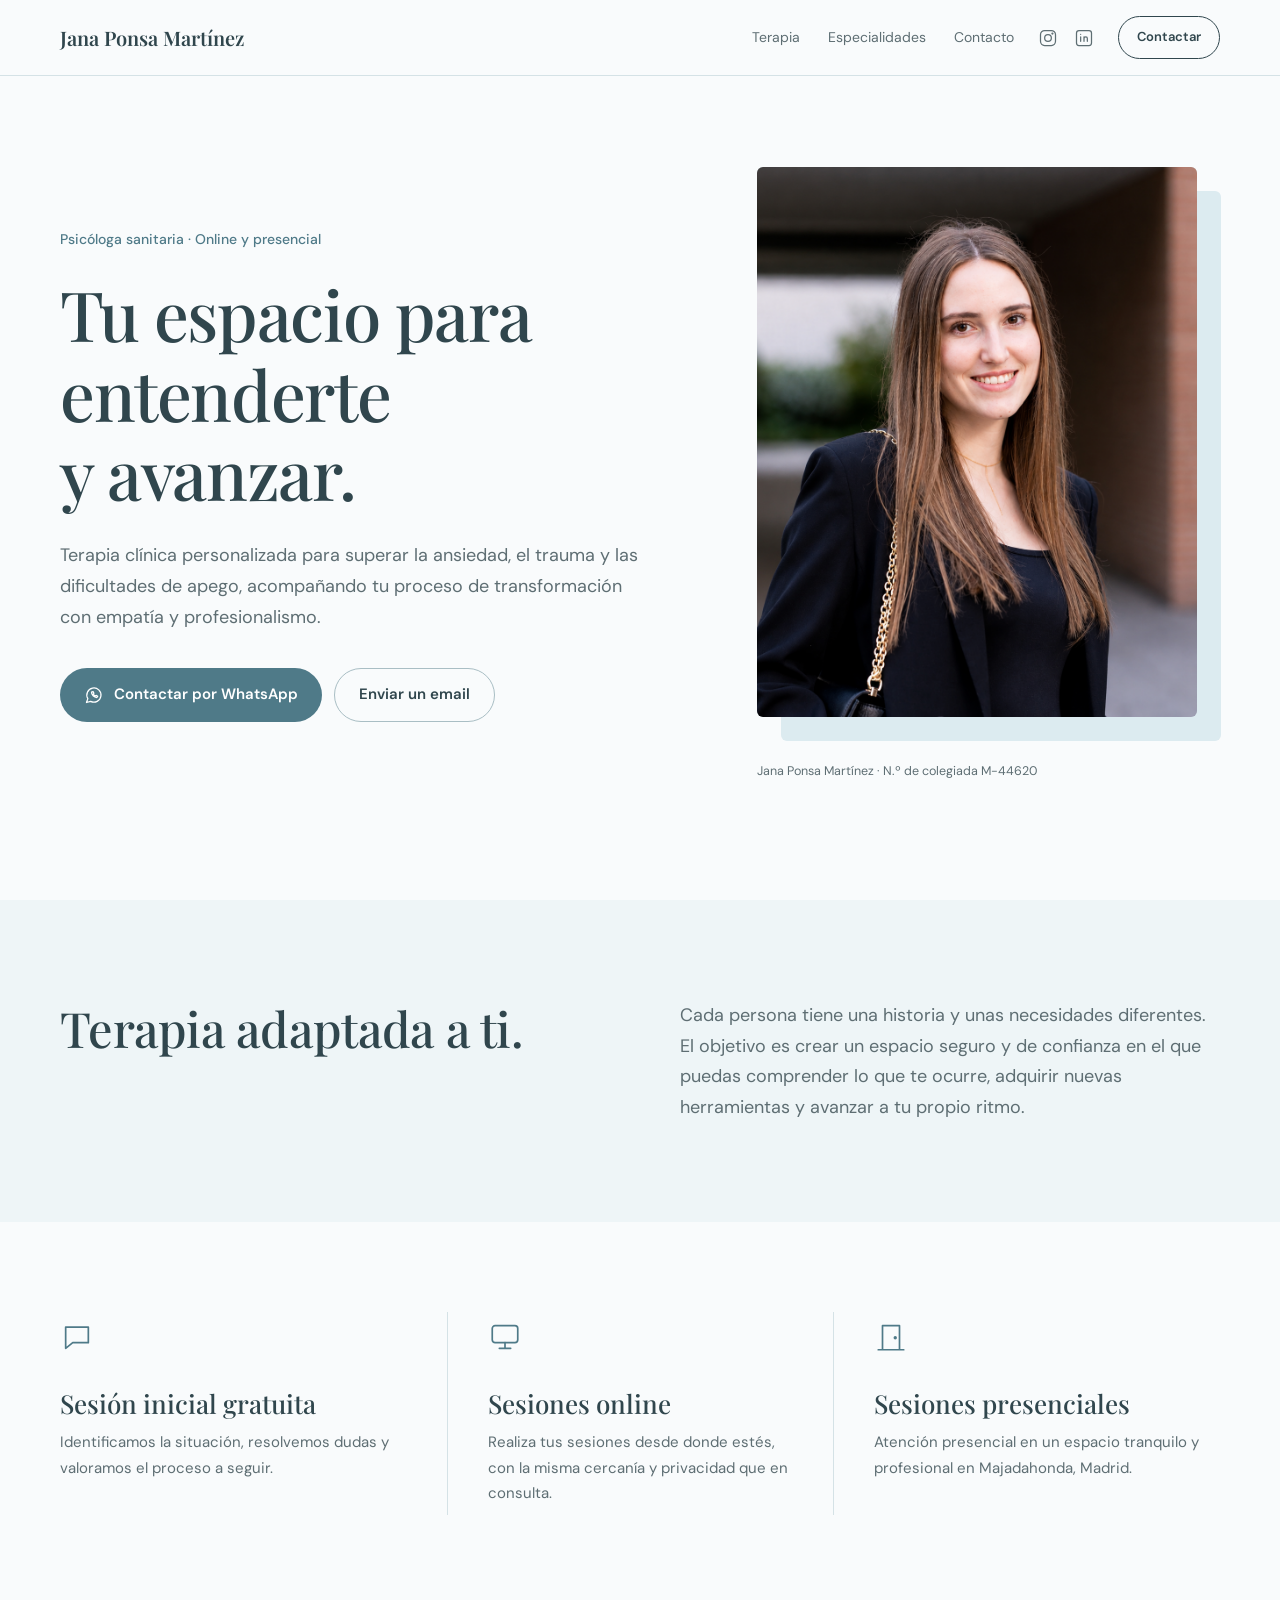
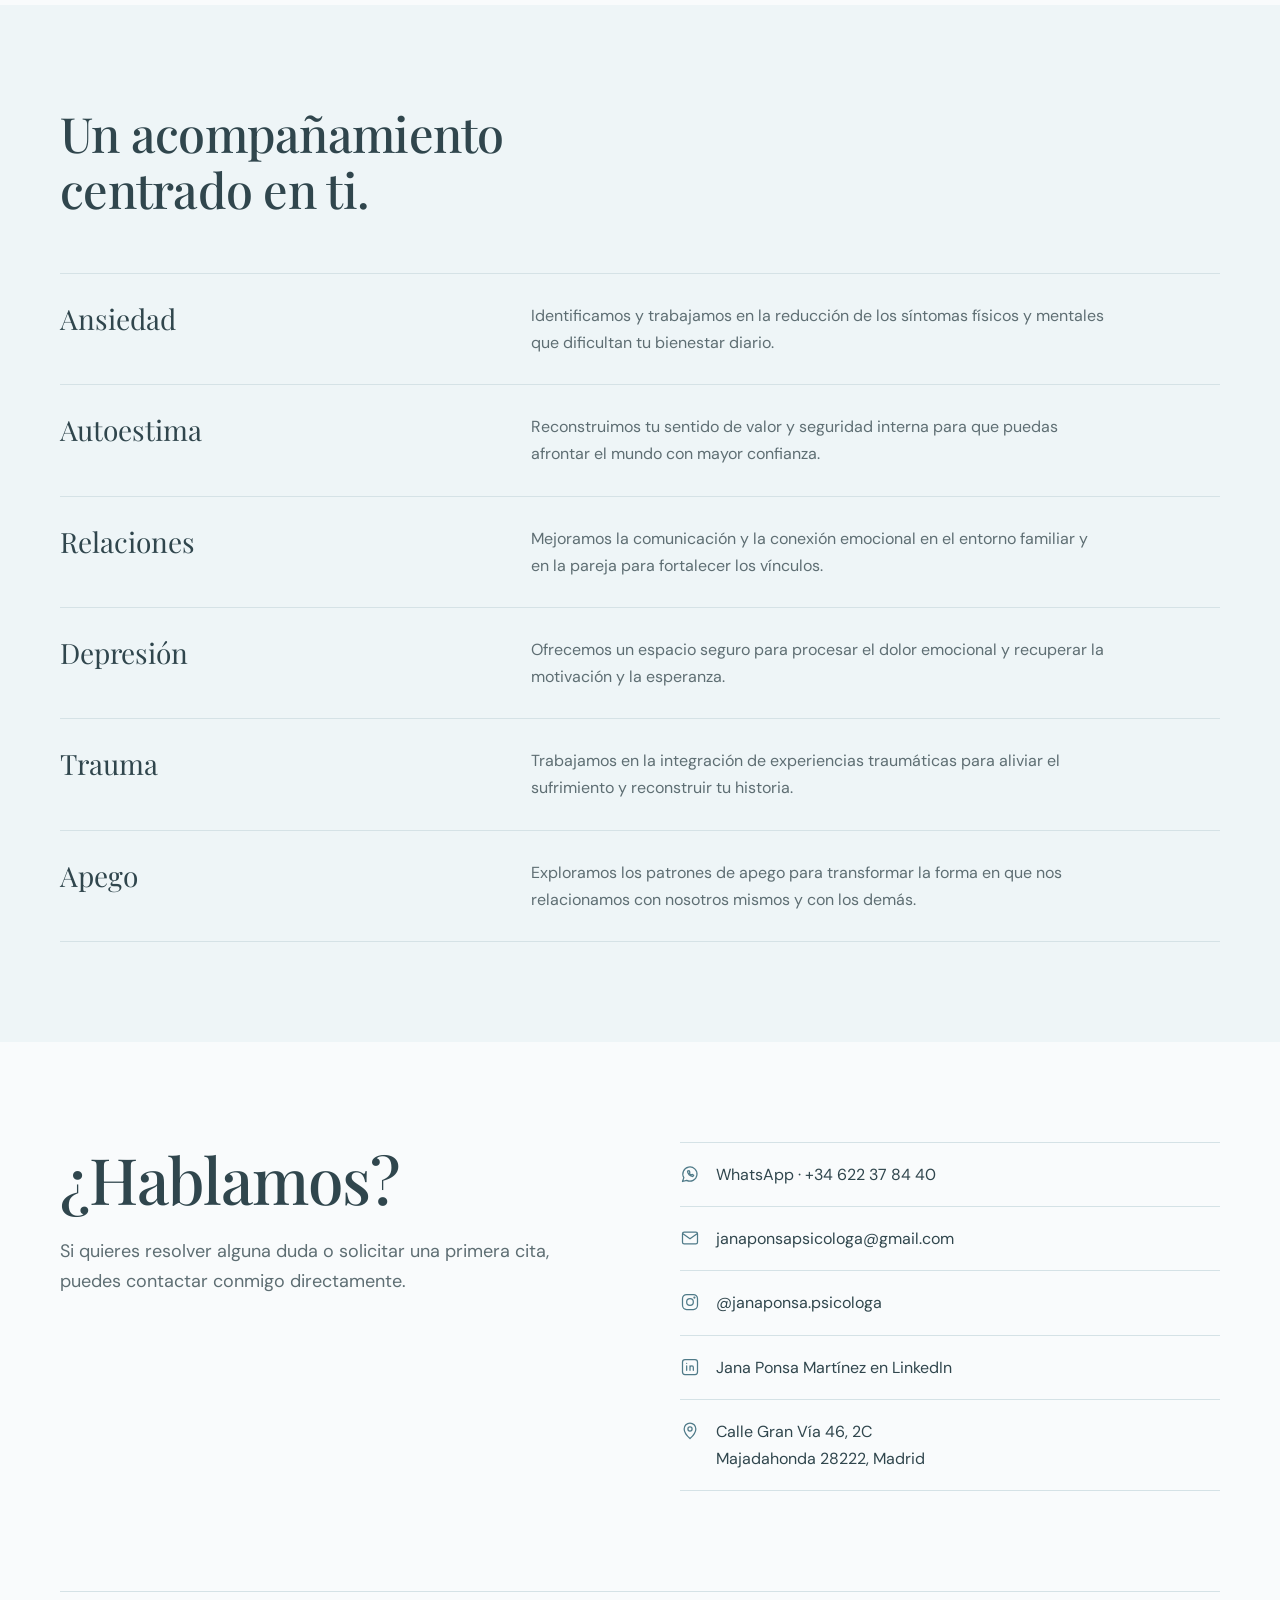
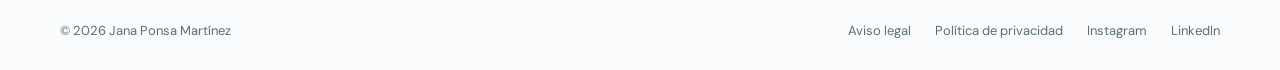
<file: index.html>
<!DOCTYPE html>
<html lang="es">
<head>
    <meta charset="UTF-8">
    <meta name="viewport" content="width=device-width, initial-scale=1.0">
    <meta name="description" content="Jana Ponsa Martínez — Psicóloga. Terapia clínica online y presencial en Majadahonda, Madrid.">
    <title>Jana Ponsa Martínez | Psicóloga</title>
    <link rel="preconnect" href="https://fonts.googleapis.com">
    <link rel="preconnect" href="https://fonts.gstatic.com" crossorigin>
    <link href="https://fonts.googleapis.com/css2?family=DM+Sans:wght@400;500;600&family=Playfair+Display:wght@500;600&display=swap" rel="stylesheet">
    <link rel="icon" href="assets/favicon.svg" type="image/svg+xml">
    <link rel="stylesheet" href="style.css">
</head>
<body>

    <!-- Iconos reutilizables -->
    <svg width="0" height="0" style="position:absolute" aria-hidden="true">
        <symbol id="i-wa" viewBox="0 0 24 24"><path d="M3 21l1.6-4.6A8.5 8.5 0 1 1 8 19.6L3 21z"/><path d="M9 8.5c0 3.5 3 6.5 6.5 6.5l1-1.5-2-1-1 .7c-1-.5-1.8-1.300-2.300-2.300l.7-1-1-2L9 8.500z"/></symbol>
        <symbol id="i-ig" viewBox="0 0 24 24"><rect x="3" y="3" width="18" height="18" rx="5"/><circle cx="12" cy="12" r="4"/><circle cx="17.300" cy="6.700" r=".6"/></symbol>
        <symbol id="i-in" viewBox="0 0 24 24"><rect x="3" y="3" width="18" height="18" rx="3"/><path d="M8 10.500V16M8 7.500v.01M12 16v-5.500M12 12.500c0-1.400 1-2 2.200-2S16 11.200 16 12.700V16"/></symbol>
        <symbol id="i-mail" viewBox="0 0 24 24"><rect x="3" y="5" width="18" height="14" rx="2"/><path d="M3.500 7l8.500 6 8.500-6"/></symbol>
        <symbol id="i-pin" viewBox="0 0 24 24"><path d="M12 21s7-6.100 7-11.500A7 7 0 0 0 5 9.500C5 14.900 12 21 12 21z"/><circle cx="12" cy="9.500" r="2.500"/></symbol>
        <symbol id="i-chat" viewBox="0 0 24 24"><path d="M4 5h16v11H9l-5 4V5z"/></symbol>
        <symbol id="i-screen" viewBox="0 0 24 24"><rect x="3" y="4" width="18" height="12" rx="2"/><path d="M8 20h8M12 16v4"/></symbol>
        <symbol id="i-door" viewBox="0 0 24 24"><path d="M6 21V4h12v17M3 21h18"/><circle cx="15" cy="12.500" r=".6"/></symbol>
    </svg>

    <header class="nav">
        <a class="brand" href="#inicio">Jana Ponsa Martínez</a>
        <nav class="nav-menu" aria-label="Principal">
            <a href="#terapia">Terapia</a>
            <a href="#especialidades">Especialidades</a>
            <a href="#contacto">Contacto</a>
        </nav>
        <a class="social" href="https://www.instagram.com/janaponsa.psicologa/" target="_blank" rel="noopener" aria-label="Instagram de Jana Ponsa">
            <svg class="ico"><use href="#i-ig"/></svg>
        </a>
        <a class="social" href="https://www.linkedin.com/in/jana-ponsa-mart%C3%ADnez/" target="_blank" rel="noopener" aria-label="LinkedIn de Jana Ponsa">
            <svg class="ico"><use href="#i-in"/></svg>
        </a>
        <a class="nav-contact" href="#contacto">Contactar</a>
    </header>

    <main>

        <section class="hero" id="inicio">
            <div class="hero-copy">
                <p class="kicker">Psicóloga sanitaria · Online y presencial</p>
                <h1>Tu espacio para entenderte y avanzar.</h1>
                <p class="lead">
                    Terapia clínica personalizada para superar la ansiedad,
                    el trauma y las dificultades de apego, acompañando tu
                    proceso de transformación con empatía y profesionalismo.
                </p>
                <div class="actions">
                    <a class="button primary" href="https://wa.me/34622378440" target="_blank" rel="noopener">
                        <svg class="ico"><use href="#i-wa"/></svg> Contactar por WhatsApp
                    </a>
                    <a class="button secondary" href="mailto:janaponsapsicologa@gmail.com">Enviar un email</a>
                </div>
            </div>

            <figure class="hero-photo">
                <img src="assets/jana-ponsa.png" alt="Jana Ponsa Martínez, psicóloga">
                <figcaption>Jana Ponsa Martínez · N.º de colegiada M-44620</figcaption>
            </figure>
        </section>

        <section class="intro" id="terapia">
            <h2>Terapia adaptada a ti.</h2>
            <p>
                Cada persona tiene una historia y unas necesidades diferentes.
                El objetivo es crear un espacio seguro y de confianza en el
                que puedas comprender lo que te ocurre, adquirir nuevas
                herramientas y avanzar a tu propio ritmo.
            </p>
        </section>

        <section class="services" aria-label="Tipos de sesión">
            <article>
                <svg class="ico big"><use href="#i-chat"/></svg>
                <h3>Sesión inicial gratuita</h3>
                <p>Identificamos la situación, resolvemos dudas y valoramos el proceso a seguir.</p>
            </article>
            <article>
                <svg class="ico big"><use href="#i-screen"/></svg>
                <h3>Sesiones online</h3>
                <p>Realiza tus sesiones desde donde estés, con la misma cercanía y privacidad que en consulta.</p>
            </article>
            <article>
                <svg class="ico big"><use href="#i-door"/></svg>
                <h3>Sesiones presenciales</h3>
                <p>Atención presencial en un espacio tranquilo y profesional en Majadahonda, Madrid.</p>
            </article>
        </section>

        <section class="specialties" id="especialidades">
            <h2>Un acompañamiento centrado en ti.</h2>
            <dl>
                <div><dt>Ansiedad</dt><dd>Identificamos y trabajamos en la reducción de los síntomas físicos y mentales que dificultan tu bienestar diario.</dd></div>
                <div><dt>Autoestima</dt><dd>Reconstruimos tu sentido de valor y seguridad interna para que puedas afrontar el mundo con mayor confianza.</dd></div>
                <div><dt>Relaciones</dt><dd>Mejoramos la comunicación y la conexión emocional en el entorno familiar y en la pareja para fortalecer los vínculos.</dd></div>
                <div><dt>Depresión</dt><dd>Ofrecemos un espacio seguro para procesar el dolor emocional y recuperar la motivación y la esperanza.</dd></div>
                <div><dt>Trauma</dt><dd>Trabajamos en la integración de experiencias traumáticas para aliviar el sufrimiento y reconstruir tu historia.</dd></div>
                <div><dt>Apego</dt><dd>Exploramos los patrones de apego para transformar la forma en que nos relacionamos con nosotros mismos y con los demás.</dd></div>
            </dl>
        </section>

        <section class="contact" id="contacto">
            <div>
                <h2>¿Hablamos?</h2>
                <p>Si quieres resolver alguna duda o solicitar una primera cita, puedes contactar conmigo directamente.</p>
            </div>
            <ul class="contact-list">
                <li><svg class="ico"><use href="#i-wa"/></svg><a href="https://wa.me/34622378440" target="_blank" rel="noopener">WhatsApp · +34 622 37 84 40</a></li>
                <li><svg class="ico"><use href="#i-mail"/></svg><a href="mailto:janaponsapsicologa@gmail.com">janaponsapsicologa@gmail.com</a></li>
                <li><svg class="ico"><use href="#i-ig"/></svg><a href="https://www.instagram.com/janaponsa.psicologa/" target="_blank" rel="noopener">@janaponsa.psicologa</a></li>
                <li><svg class="ico"><use href="#i-in"/></svg><a href="https://www.linkedin.com/in/jana-ponsa-mart%C3%ADnez/" target="_blank" rel="noopener">Jana Ponsa Martínez en LinkedIn</a></li>
                <li><svg class="ico"><use href="#i-pin"/></svg><span>Calle Gran Vía 46, 2C<br>Majadahonda 28222, Madrid</span></li>
            </ul>
        </section>

    </main>

    <footer>
        <span>© 2026 Jana Ponsa Martínez</span>
        <div class="footer-links">
            <a href="aviso-legal.html">Aviso legal</a>
            <a href="privacidad.html">Política de privacidad</a>
            <a href="https://www.instagram.com/janaponsa.psicologa/" target="_blank" rel="noopener">Instagram</a>
            <a href="https://www.linkedin.com/in/jana-ponsa-mart%C3%ADnez/" target="_blank" rel="noopener">LinkedIn</a>
        </div>
    </footer>

</body>
</html>
</file>
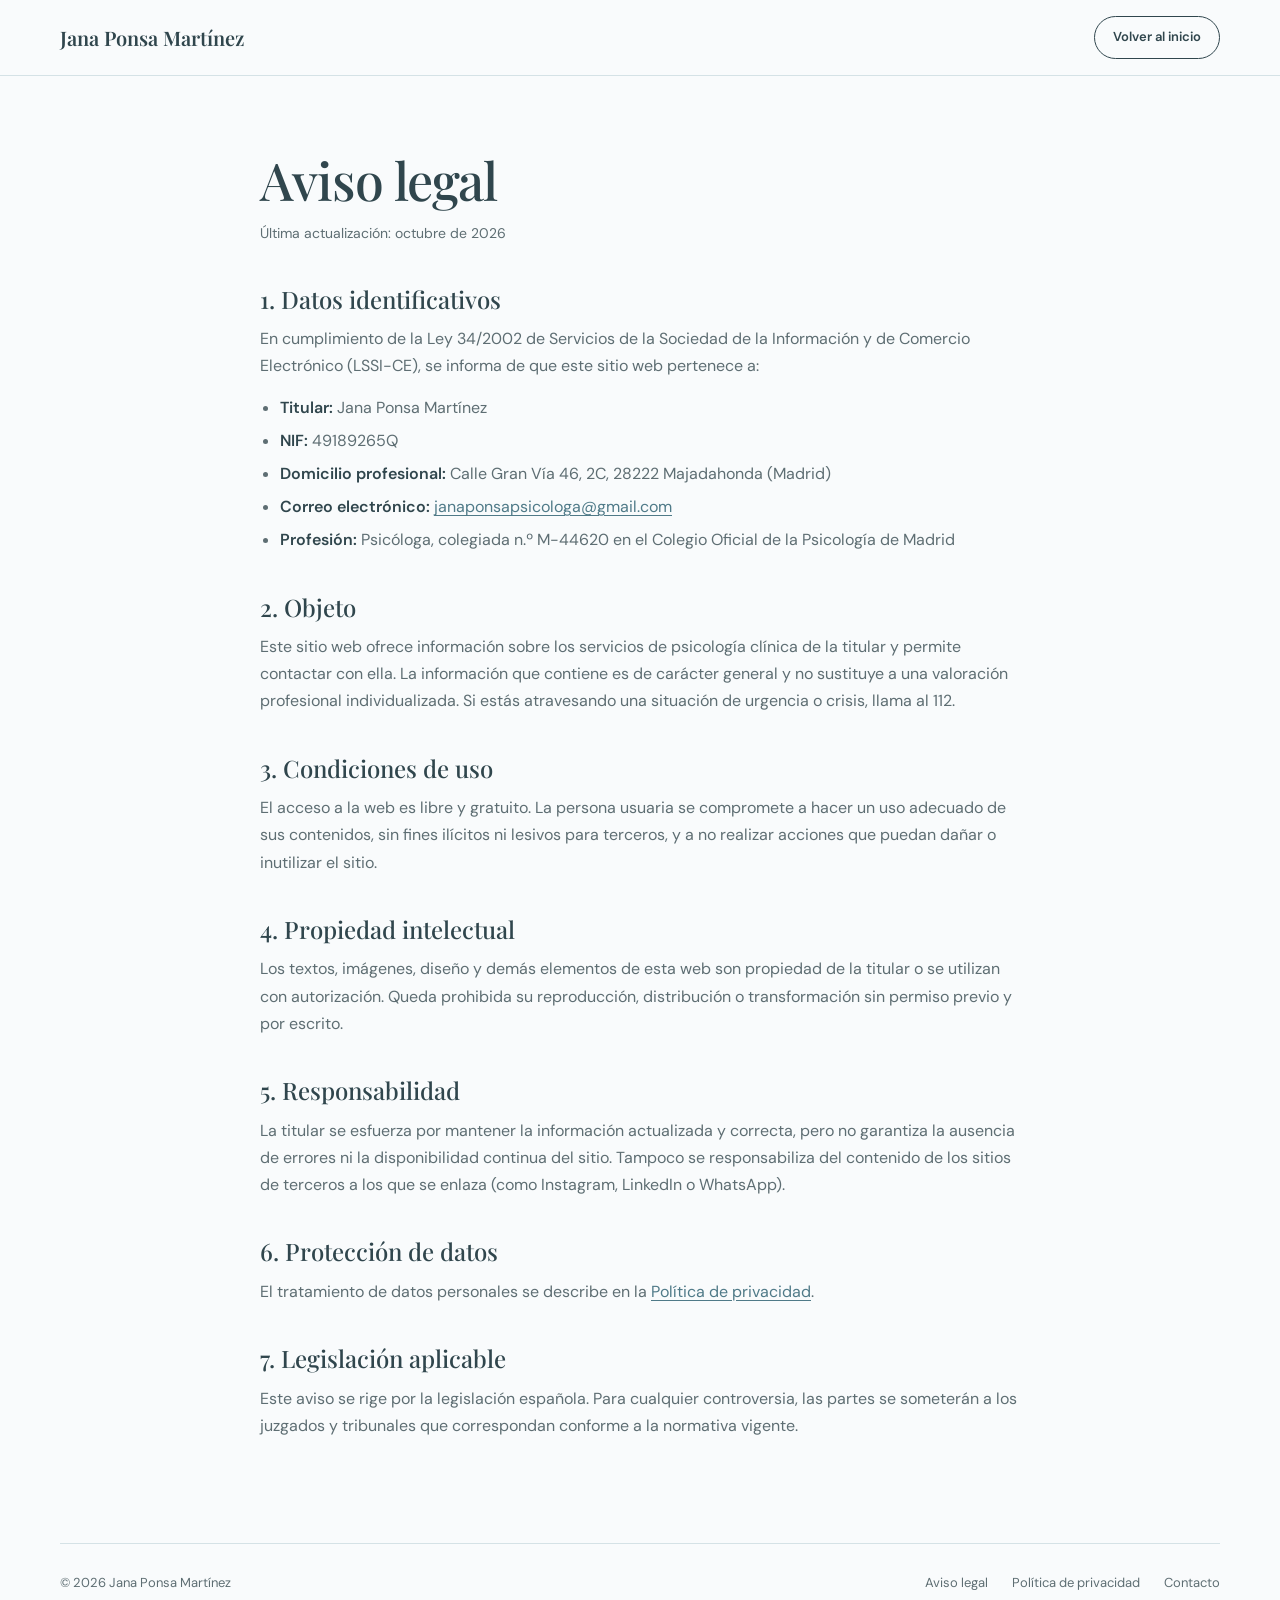
<file: aviso-legal.html>
<!DOCTYPE html>
<html lang="es">
<head>
    <meta charset="UTF-8">
    <meta name="viewport" content="width=device-width, initial-scale=1.0">
    <meta name="robots" content="noindex">
    <title>Aviso legal | Jana Ponsa Martínez</title>
    <link rel="preconnect" href="https://fonts.googleapis.com">
    <link rel="preconnect" href="https://fonts.gstatic.com" crossorigin>
    <link href="https://fonts.googleapis.com/css2?family=DM+Sans:wght@400;500;600&family=Playfair+Display:wght@500;600&display=swap" rel="stylesheet">
    <link rel="icon" href="asset/favicon.svg" type="image/svg+xml">
    <link rel="stylesheet" href="style.css">
</head>
<body>
    <header class="nav">
        <a class="brand" href="index.html">Jana Ponsa Martínez</a>
        <a class="nav-contact" href="index.html" style="margin-left:auto">Volver al inicio</a>
    </header>
    <main class="legal">
        <h1>Aviso legal</h1>
        <p class="updated">Última actualización: octubre de 2026</p>
        <h2>1. Datos identificativos</h2>
        <p>En cumplimiento de la Ley 34/2002 de Servicios de la Sociedad de la Información y de Comercio Electrónico (LSSI-CE), se informa de que este sitio web pertenece a:</p>
        <ul>
            <li><strong>Titular:</strong> Jana Ponsa Martínez</li>
            <li><strong>NIF:</strong> 49189265Q</li>
            <li><strong>Domicilio profesional:</strong> Calle Gran Vía 46, 2C, 28222 Majadahonda (Madrid)</li>
            <li><strong>Correo electrónico:</strong> <a href="mailto:janaponsapsicologa@gmail.com">janaponsapsicologa@gmail.com</a></li>
            <li><strong>Profesión:</strong> Psicóloga, colegiada n.º M-44620 en el Colegio Oficial de la Psicología de Madrid</li>
        </ul>

        <h2>2. Objeto</h2>
        <p>Este sitio web ofrece información sobre los servicios de psicología clínica de la titular y permite contactar con ella. La información que contiene es de carácter general y no sustituye a una valoración profesional individualizada. Si estás atravesando una situación de urgencia o crisis, llama al 112.</p>

        <h2>3. Condiciones de uso</h2>
        <p>El acceso a la web es libre y gratuito. La persona usuaria se compromete a hacer un uso adecuado de sus contenidos, sin fines ilícitos ni lesivos para terceros, y a no realizar acciones que puedan dañar o inutilizar el sitio.</p>

        <h2>4. Propiedad intelectual</h2>
        <p>Los textos, imágenes, diseño y demás elementos de esta web son propiedad de la titular o se utilizan con autorización. Queda prohibida su reproducción, distribución o transformación sin permiso previo y por escrito.</p>

        <h2>5. Responsabilidad</h2>
        <p>La titular se esfuerza por mantener la información actualizada y correcta, pero no garantiza la ausencia de errores ni la disponibilidad continua del sitio. Tampoco se responsabiliza del contenido de los sitios de terceros a los que se enlaza (como Instagram, LinkedIn o WhatsApp).</p>

        <h2>6. Protección de datos</h2>
        <p>El tratamiento de datos personales se describe en la <a href="privacidad.html">Política de privacidad</a>.</p>

        <h2>7. Legislación aplicable</h2>
        <p>Este aviso se rige por la legislación española. Para cualquier controversia, las partes se someterán a los juzgados y tribunales que correspondan conforme a la normativa vigente.</p>
    </main>
    <footer>
        <span>© 2026 Jana Ponsa Martínez</span>
        <div class="footer-links">
            <a href="aviso-legal.html">Aviso legal</a>
            <a href="privacidad.html">Política de privacidad</a>
            <a href="index.html#contacto">Contacto</a>
        </div>
    </footer>
</body>
</html>
</file>
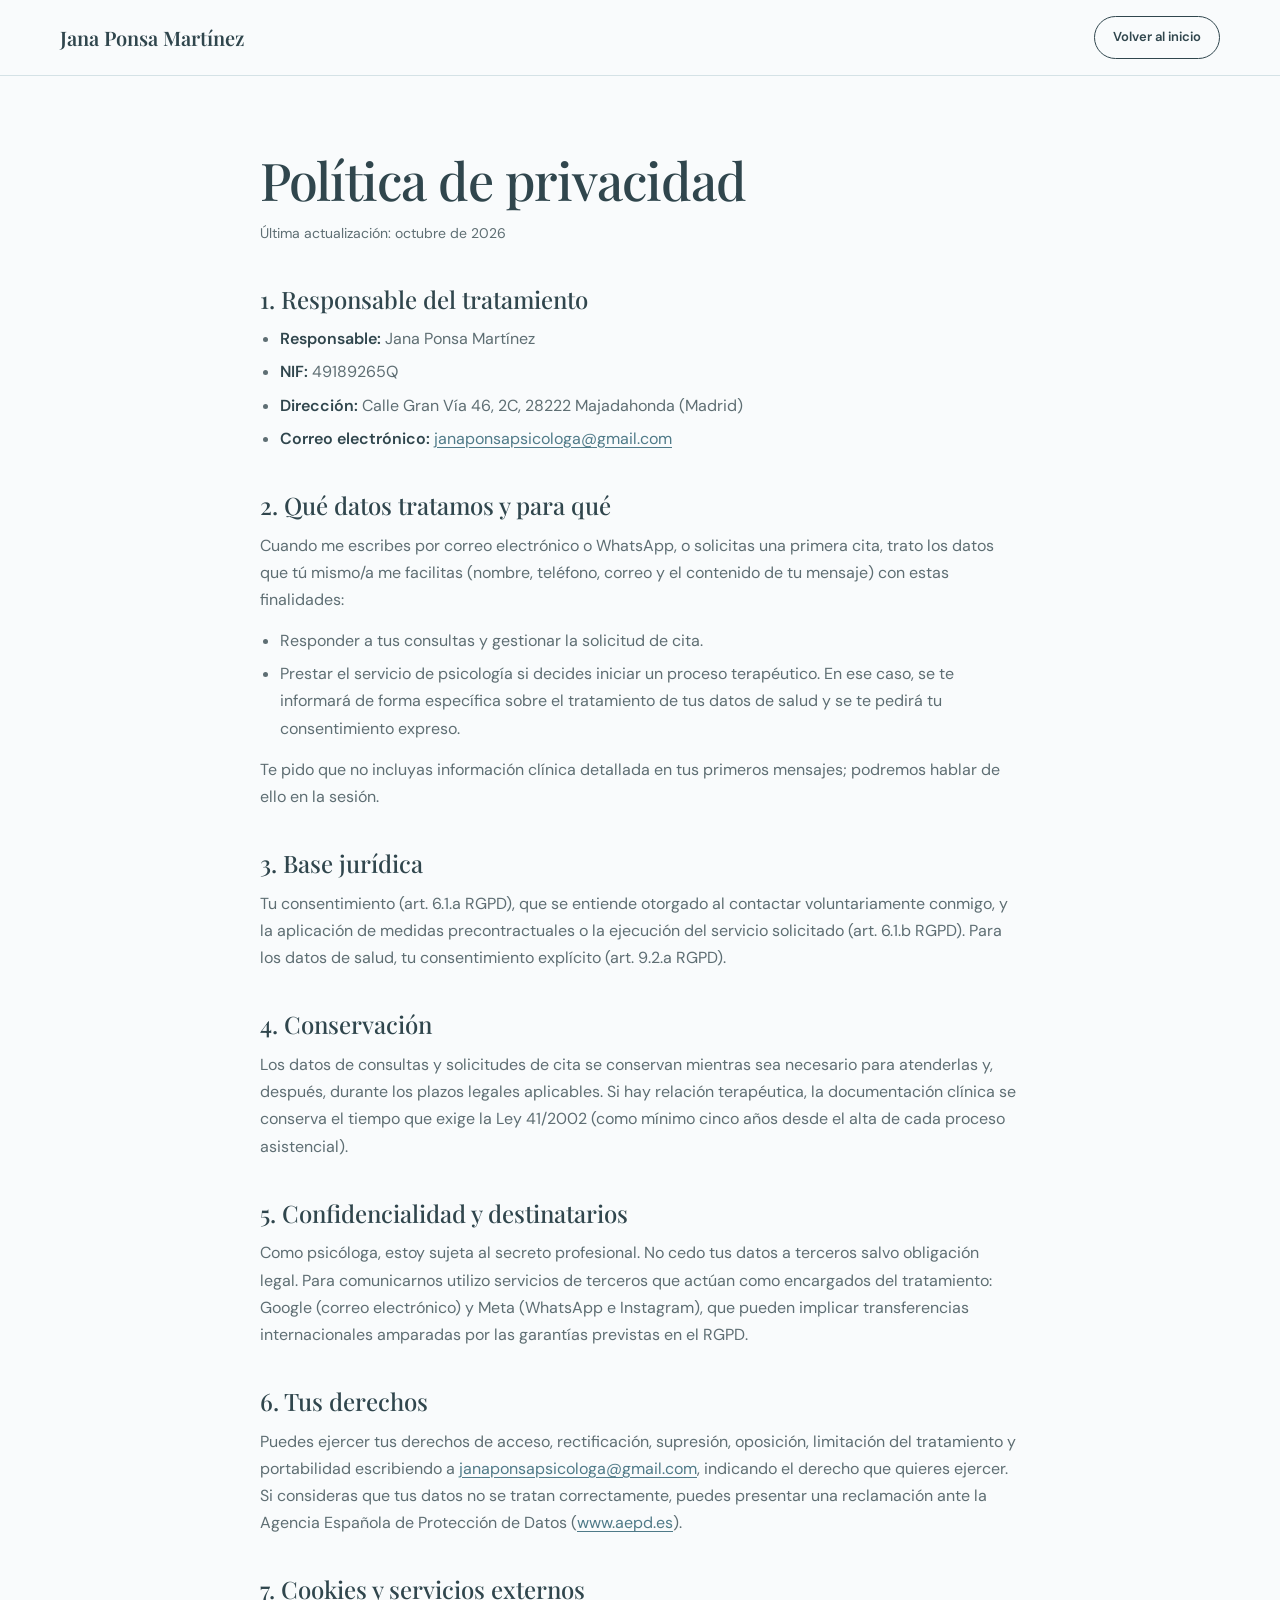
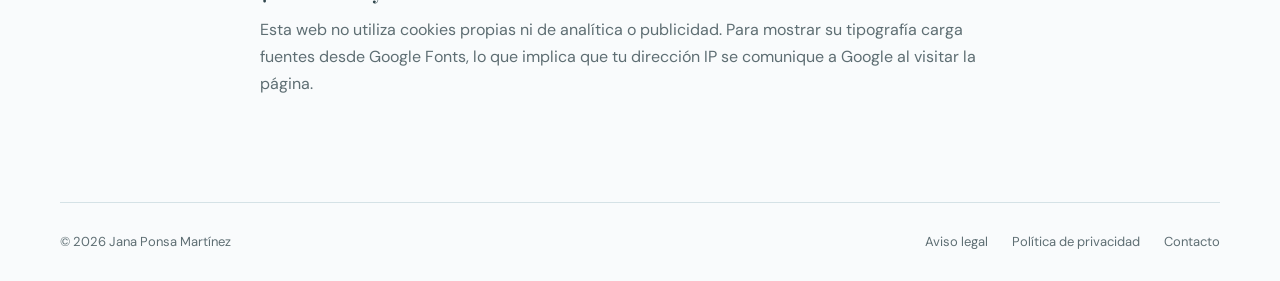
<file: privacidad.html>
<!DOCTYPE html>
<html lang="es">
<head>
    <meta charset="UTF-8">
    <meta name="viewport" content="width=device-width, initial-scale=1.0">
    <meta name="robots" content="noindex">
    <title>Política de privacidad | Jana Ponsa Martínez</title>
    <link rel="preconnect" href="https://fonts.googleapis.com">
    <link rel="preconnect" href="https://fonts.gstatic.com" crossorigin>
    <link href="https://fonts.googleapis.com/css2?family=DM+Sans:wght@400;500;600&family=Playfair+Display:wght@500;600&display=swap" rel="stylesheet">
    <link rel="icon" href="assets/favicon.svg" type="image/svg+xml">
    <link rel="stylesheet" href="style.css">
</head>
<body>
    <header class="nav">
        <a class="brand" href="index.html">Jana Ponsa Martínez</a>
        <a class="nav-contact" href="index.html" style="margin-left:auto">Volver al inicio</a>
    </header>
    <main class="legal">
        <h1>Política de privacidad</h1>
        <p class="updated">Última actualización: octubre de 2026</p>
        <h2>1. Responsable del tratamiento</h2>
        <ul>
            <li><strong>Responsable:</strong> Jana Ponsa Martínez</li>
            <li><strong>NIF:</strong> 49189265Q</li>
            <li><strong>Dirección:</strong> Calle Gran Vía 46, 2C, 28222 Majadahonda (Madrid)</li>
            <li><strong>Correo electrónico:</strong> <a href="mailto:janaponsapsicologa@gmail.com">janaponsapsicologa@gmail.com</a></li>
        </ul>

        <h2>2. Qué datos tratamos y para qué</h2>
        <p>Cuando me escribes por correo electrónico o WhatsApp, o solicitas una primera cita, trato los datos que tú mismo/a me facilitas (nombre, teléfono, correo y el contenido de tu mensaje) con estas finalidades:</p>
        <ul>
            <li>Responder a tus consultas y gestionar la solicitud de cita.</li>
            <li>Prestar el servicio de psicología si decides iniciar un proceso terapéutico. En ese caso, se te informará de forma específica sobre el tratamiento de tus datos de salud y se te pedirá tu consentimiento expreso.</li>
        </ul>
        <p>Te pido que no incluyas información clínica detallada en tus primeros mensajes; podremos hablar de ello en la sesión.</p>

        <h2>3. Base jurídica</h2>
        <p>Tu consentimiento (art. 6.1.a RGPD), que se entiende otorgado al contactar voluntariamente conmigo, y la aplicación de medidas precontractuales o la ejecución del servicio solicitado (art. 6.1.b RGPD). Para los datos de salud, tu consentimiento explícito (art. 9.2.a RGPD).</p>

        <h2>4. Conservación</h2>
        <p>Los datos de consultas y solicitudes de cita se conservan mientras sea necesario para atenderlas y, después, durante los plazos legales aplicables. Si hay relación terapéutica, la documentación clínica se conserva el tiempo que exige la Ley 41/2002 (como mínimo cinco años desde el alta de cada proceso asistencial).</p>

        <h2>5. Confidencialidad y destinatarios</h2>
        <p>Como psicóloga, estoy sujeta al secreto profesional. No cedo tus datos a terceros salvo obligación legal. Para comunicarnos utilizo servicios de terceros que actúan como encargados del tratamiento: Google (correo electrónico) y Meta (WhatsApp e Instagram), que pueden implicar transferencias internacionales amparadas por las garantías previstas en el RGPD.</p>

        <h2>6. Tus derechos</h2>
        <p>Puedes ejercer tus derechos de acceso, rectificación, supresión, oposición, limitación del tratamiento y portabilidad escribiendo a <a href="mailto:janaponsapsicologa@gmail.com">janaponsapsicologa@gmail.com</a>, indicando el derecho que quieres ejercer. Si consideras que tus datos no se tratan correctamente, puedes presentar una reclamación ante la Agencia Española de Protección de Datos (<a href="https://www.aepd.es" target="_blank" rel="noopener">www.aepd.es</a>).</p>

        <h2>7. Cookies y servicios externos</h2>
        <p>Esta web no utiliza cookies propias ni de analítica o publicidad. Para mostrar su tipografía carga fuentes desde Google Fonts, lo que implica que tu dirección IP se comunique a Google al visitar la página.</p>
    </main>
    <footer>
        <span>© 2026 Jana Ponsa Martínez</span>
        <div class="footer-links">
            <a href="aviso-legal.html">Aviso legal</a>
            <a href="privacidad.html">Política de privacidad</a>
            <a href="index.html#contacto">Contacto</a>
        </div>
    </footer>
</body>
</html>
</file>
<file: style.css>
/* ===== BASE ===== */
* { box-sizing: border-box; }
html { scroll-behavior: smooth; scroll-padding-top: 90px; }

:root {
    --ink: #30464D;
    --muted: #5E6E73;
    --cream: #EEF5F7;
    --paper: #F9FBFC;
    --sage: #DCEBF0;
    --sage-dark: #6F96A3;
    --accent: #4F7A88;   /* versión más oscura para texto/botón: mejor contraste */
    --line: #D5E2E6;
    --wrap: min(1160px, calc(100% - 48px));
}

body {
    margin: 0;
    color: var(--ink);
    background: var(--paper);
    font-family: "DM Sans", sans-serif;
    line-height: 1.7;
}

a { color: inherit; text-decoration: none; }
a:focus-visible { outline: 2px solid var(--accent); outline-offset: 3px; }

h1, h2, h3 {
    margin: 0;
    font-family: "Playfair Display", serif;
    font-weight: 500;
    line-height: 1.15;
    text-wrap: balance;
}

.ico {
    width: 20px; height: 20px; flex: none;
    fill: none; stroke: currentColor; stroke-width: 1.5;
    stroke-linecap: round; stroke-linejoin: round;
}
.ico.big { width: 34px; height: 34px; stroke-width: 1.2; color: var(--accent); }

/* ===== CABECERA ===== */
.nav {
    position: fixed; inset: 0 0 auto 0; z-index: 10;
    height: 76px;
    padding: 0 max(24px, calc((100% - 1160px) / 2));
    display: flex; align-items: center; gap: 24px;
    background: rgba(249, 251, 252, .94);
    border-bottom: 1px solid var(--line);
    backdrop-filter: blur(8px);
}
.brand { font-family: "Playfair Display", serif; font-size: 20px; font-weight: 600; white-space: nowrap; }
.nav-menu { display: flex; gap: 28px; margin-left: auto; }
.nav .social + .social { margin-left: -8px; }
.nav-menu a { font-size: 14px; color: var(--muted); transition: color .2s; }
.nav-menu a:hover { color: var(--ink); }
.social { display: grid; place-items: center; color: var(--muted); transition: color .2s; }
.social:hover { color: var(--accent); }
.nav-contact {
    padding: 9px 18px; border: 1px solid var(--ink); border-radius: 999px;
    font-size: 13px; font-weight: 600; white-space: nowrap;
    transition: background .2s, color .2s;
}
.nav-contact:hover { background: var(--ink); color: var(--paper); }

/* ===== HERO ===== */
.hero {
    width: var(--wrap); margin: 0 auto;
    min-height: 100vh; min-height: 100svh;
    padding: 140px 0 90px;
    display: grid; grid-template-columns: 1.1fr .9fr; gap: 80px; align-items: center;
}
.kicker { margin: 0 0 22px; color: var(--accent); font-size: 14px; font-weight: 500; }
h1 { font-size: clamp(42px, 5.4vw, 72px); letter-spacing: -.02em; margin-bottom: 28px; max-width: 12em; }
.lead { max-width: 33em; margin: 0 0 36px; color: var(--muted); font-size: 18px; }

.actions { display: flex; flex-wrap: wrap; gap: 12px; }
.button {
    display: inline-flex; align-items: center; justify-content: center; gap: 10px;
    min-height: 50px; padding: 13px 24px; border-radius: 999px;
    font-size: 15px; font-weight: 600;
    transition: background .2s, color .2s, border-color .2s;
}
.primary { background: var(--accent); color: #fff; }
.primary:hover { background: var(--ink); }
.secondary { border: 1px solid #A9BEC4; }
.secondary:hover { border-color: var(--ink); }

/* Foto: rectángulo suave con bloque de color desplazado detrás */
.hero-photo { margin: 0; justify-self: center; width: min(100%, 440px); }
.hero-photo img {
    position: relative; z-index: 1; display: block; width: 100%; aspect-ratio: 4 / 5;
    object-fit: cover; object-position: center 28%; border-radius: 6px; background: var(--sage);
    box-shadow: 24px 24px 0 var(--sage);
}
.hero-photo figcaption {
    position: relative; z-index: 1; margin-top: 44px;
    color: var(--muted); font-size: 12.5px;
}

/* ===== INTRO ===== */
.intro {
    background: var(--cream);
    padding: 100px max(24px, calc((100% - 1160px) / 2));
    display: grid; grid-template-columns: 1fr 1fr; gap: 80px; align-items: start;
}
h2 { font-size: clamp(34px, 3.8vw, 52px); letter-spacing: -.015em; }
.intro p { margin: 0; max-width: 34em; color: var(--muted); font-size: 18px; }

/* ===== SERVICIOS: columnas separadas por líneas, sin tarjetas ===== */
.services {
    width: var(--wrap); margin: 0 auto; padding: 90px 0;
    display: grid; grid-template-columns: repeat(3, 1fr);
}
.services article { padding: 8px 40px; border-left: 1px solid var(--line); }
.services article:first-child { padding-left: 0; border-left: 0; }
.services article:last-child { padding-right: 0; }
.services h3 { margin: 26px 0 12px; font-size: 26px; }
.services p { margin: 0; color: var(--muted); font-size: 15px; }

/* ===== ESPECIALIDADES: lista editorial ===== */
.specialties { background: var(--cream); padding: 100px max(24px, calc((100% - 1160px) / 2)); }
.specialties h2 { max-width: 14em; margin-bottom: 56px; }
.specialties dl { margin: 0; border-top: 1px solid var(--line); }
.specialties dl div {
    display: grid; grid-template-columns: 1fr 1.6fr; gap: 40px;
    padding: 28px 0; border-bottom: 1px solid var(--line);
}
.specialties dt { font-family: "Playfair Display", serif; font-size: 28px; line-height: 1.2; }
.specialties dd { margin: 0; max-width: 36em; color: var(--muted); font-size: 16px; }

/* ===== CONTACTO ===== */
.contact {
    width: var(--wrap); margin: 0 auto; padding: 100px 0;
    display: grid; grid-template-columns: 1fr 1fr; gap: 80px; align-items: start;
}
.contact h2 { font-size: clamp(42px, 5vw, 64px); margin-bottom: 20px; }
.contact p { margin: 0; max-width: 28em; color: var(--muted); font-size: 18px; }
.contact-list { list-style: none; margin: 0; padding: 0; border-top: 1px solid var(--line); }
.contact-list li {
    display: flex; align-items: flex-start; gap: 16px;
    padding: 18px 0; border-bottom: 1px solid var(--line); font-size: 16px;
}
.contact-list .ico { margin-top: 3px; color: var(--accent); }
.contact-list a { transition: color .2s; }
.contact-list a:hover { color: var(--accent); }

/* ===== PIE ===== */
footer {
    width: var(--wrap); margin: 0 auto; padding: 28px 0;
    border-top: 1px solid var(--line);
    display: flex; justify-content: space-between; align-items: center; gap: 20px;
    color: var(--muted); font-size: 13px;
}
.footer-links { display: flex; flex-wrap: wrap; gap: 24px; }
.footer-links a:hover { color: var(--accent); }

/* ===== PÁGINAS LEGALES ===== */
.legal { width: min(760px, calc(100% - 48px)); margin: 0 auto; padding: 150px 0 90px; }
.legal h1 { font-size: clamp(36px, 5vw, 52px); margin-bottom: 12px; }
.legal .updated { margin: 0 0 40px; color: var(--muted); font-size: 14px; }
.legal h2 { font-size: 24px; margin: 40px 0 12px; letter-spacing: 0; }
.legal p, .legal li { color: var(--muted); font-size: 16px; }
.legal p { margin: 0 0 14px; }
.legal ul { margin: 0 0 14px; padding-left: 20px; }
.legal li { margin-bottom: 6px; }
.legal li strong { color: var(--ink); font-weight: 600; }
.legal a { color: var(--accent); text-decoration: underline; text-underline-offset: 3px; }

/* ===== MÓVIL ===== */
@media (max-width: 900px) {
    .hero, .intro, .contact { grid-template-columns: 1fr; gap: 48px; }
    .hero { min-height: 0; padding: 110px 0 70px; }
    .hero-photo { order: -1; width: min(86%, 380px); justify-self: start; }
    .intro, .specialties { padding: 72px 24px; }
    .services { grid-template-columns: 1fr; padding: 64px 0; }
    .services article, .services article:first-child, .services article:last-child {
        padding: 28px 0; border-left: 0; border-top: 1px solid var(--line);
    }
    .services article:first-child { border-top: 0; padding-top: 0; }
    .specialties dl div { grid-template-columns: 1fr; gap: 8px; }
    .contact { padding: 72px 0; }
}
@media (max-width: 720px) {
    .nav { height: 66px; padding: 0 16px; gap: 16px; }
    .brand { font-size: 17px; margin-right: auto; }
    .nav-menu { display: none; }
    footer { flex-direction: column; align-items: flex-start; }
}
@media (prefers-reduced-motion: reduce) {
    html { scroll-behavior: auto; }
    * { transition: none !important; }
}
</file>
